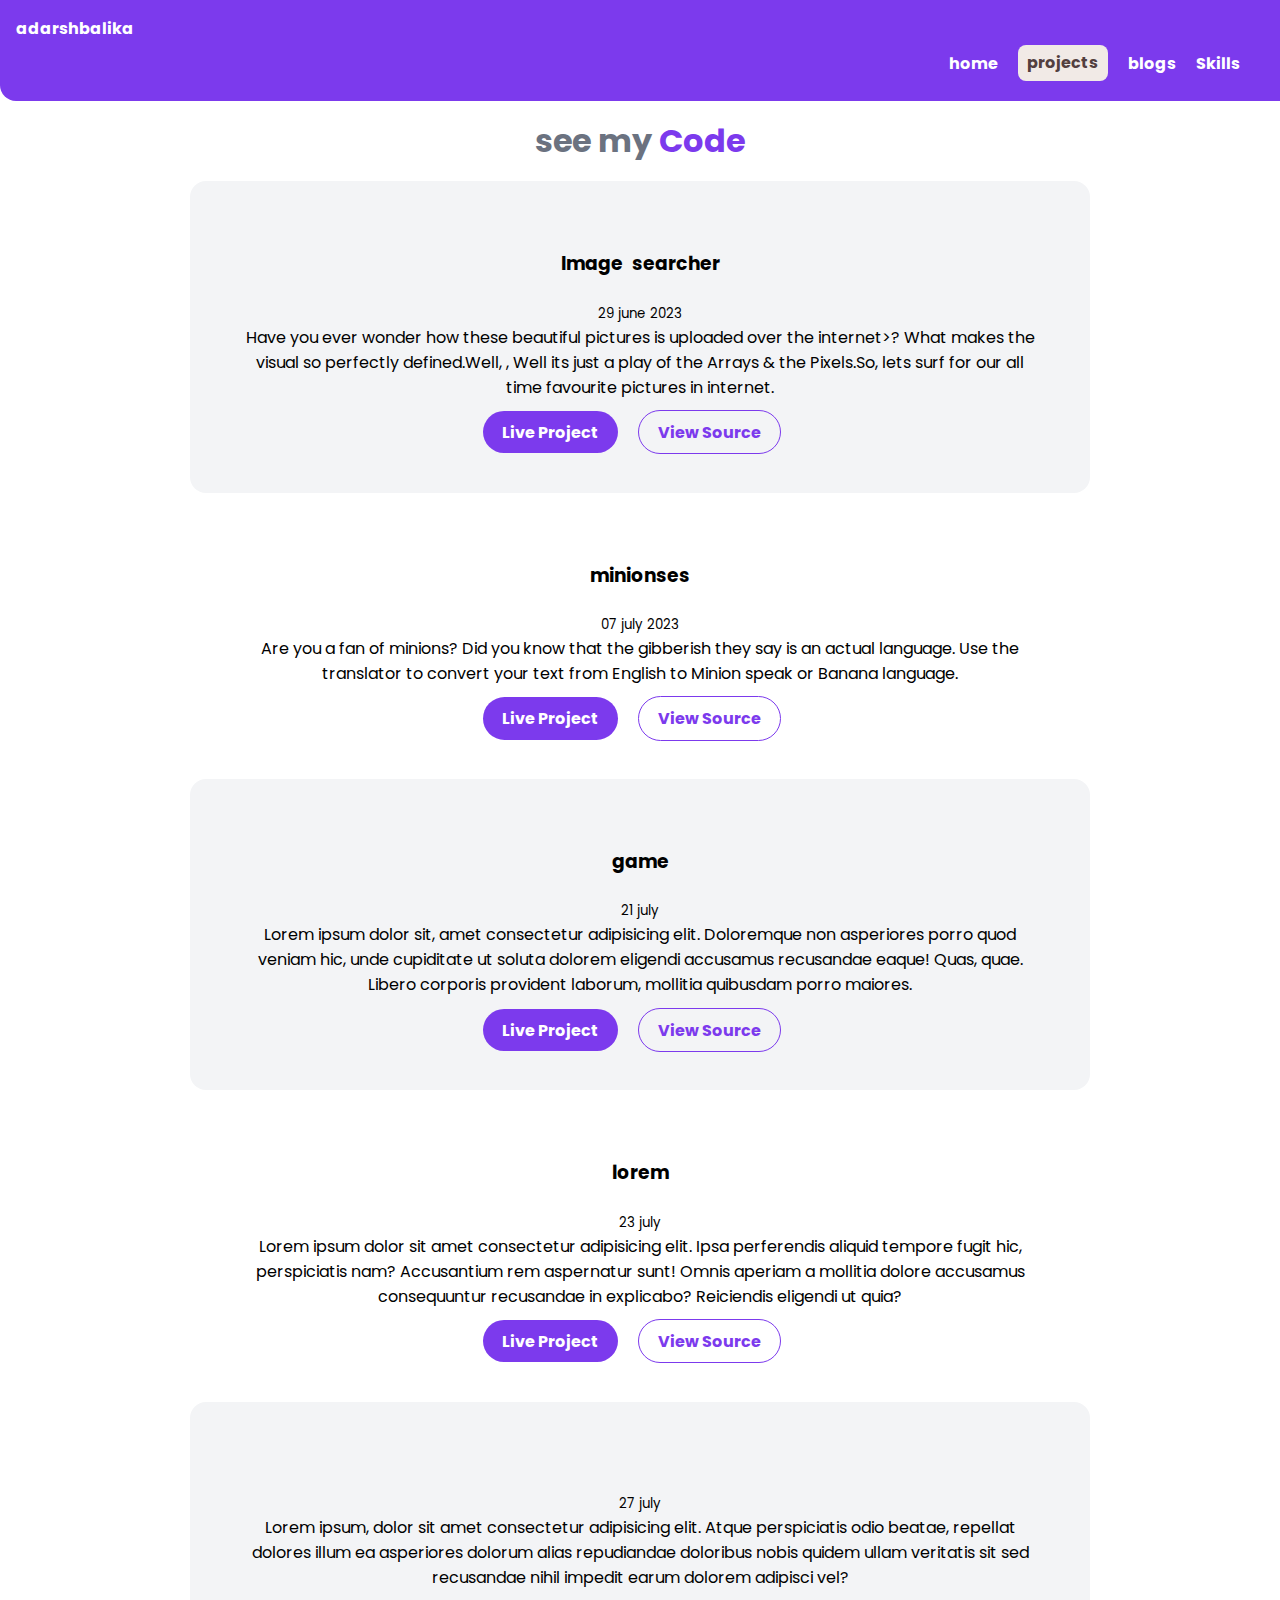
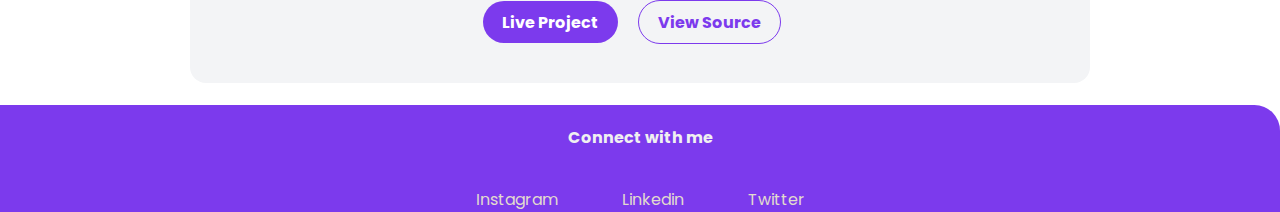
<file: projectwork.html>
<!DOCTYPE html>
<html lang="en">

<head>
    <meta charset="UTF-8">
    <meta name="viewport" content="width=device-width, initial-scale=1.0">
    <link rel="stylesheet" href="style.css">
    <title>projects-list</title>
</head>

<body>
    <div class="main_page">
        <nav class="navigation container">
            <div class="nav-brand"><a href="/">adarshbalika</a></div>
            <ul class="list-non-bullet nav-pills">
                <li class="list-item-inline">
                    <a class="link " href="index.html">home</a>
                </li>
                <li class="list-item-inline">
                    <a class="link link-active" href="/projectwork.html">projects</a>
                </li>
                <li class="list-item-inline">
                    <a class="link" href="/blog.html">blogs</a>
                </li>
                <li class="list-item-inline">
                    <a class="link" href="/myskills">Skills</a>
                </li>
            </ul>
        </nav>
        <header class="code">
            <h1 class="code-heading">see my <span class="heading-inverted">Code</span> </h1>

        </header>
        <ul>
            <li>

                <article class="showcase-list container container-center ow">
                    <h3>Image searcher</h3>
                    <small> 29 june 2023</small>
                    <p> Have you ever wonder how these beautiful pictures is uploaded over the internet>? What makes the
                        visual so perfectly defined.Well, , Well its just a play of the Arrays &
                        the Pixels.So, lets surf for our all time favourite pictures in internet.</p>
                    <a class="link link-primary" href="https://github.com/tanaypratap/neogcamp-banana-speak">Live
                        Project</a>
                    <a class="link link-secondary" href="https://bananaspeakpractice.netlify.app/">View Source</a>

                </article>


            </li>
            <li>
                <article class="showcase-list container container-center">
                    <h3> minionses</h3>
                    <small> 07 july 2023</small>
                    <p>Are you a fan of minions? Did you know that the gibberish they say
                        is an actual language. Use the translator to convert your text from
                        English to Minion speak or Banana language. </p>
                    <a class="link link-primary" href="https://github.com/tanaypratap/neogcamp-banana-speak">Live
                        Project</a>
                    <a class="link link-secondary" href="https://bananaspeakpractice.netlify.app/">View Source</a>
                </article>
            </li>

            <li>
                <article class="showcase-list container container-center ow">

                    <article>
                        <h3>game</h3>
                        <small> 21 july</small>
                        <p>Lorem ipsum dolor sit, amet consectetur adipisicing elit. Doloremque non asperiores porro
                            quod
                            veniam hic, unde cupiditate ut soluta dolorem eligendi accusamus recusandae eaque! Quas,
                            quae.
                            Libero corporis provident laborum, mollitia quibusdam porro maiores.</p>
                        <a class="link link-primary" href="https://github.com/tanaypratap/neogcamp-banana-speak">Live
                            Project</a>
                        <a class="link link-secondary" href="https://bananaspeakpractice.netlify.app/">View Source</a>
                    </article>
            </li>

            <li>
                <article class="showcase-list container container-center">
                    <h3> lorem</h3>
                    <small> 23 july</small>
                    <p>Lorem ipsum dolor sit amet consectetur adipisicing elit. Ipsa perferendis aliquid tempore fugit
                        hic, perspiciatis nam? Accusantium rem aspernatur sunt! Omnis aperiam a mollitia dolore
                        accusamus consequuntur recusandae in explicabo? Reiciendis eligendi ut quia?</p>
                    <a class="link link-primary" href="https://github.com/tanaypratap/neogcamp-banana-speak">Live
                        Project</a>
                    <a class="link link-secondary" href="https://bananaspeakpractice.netlify.app/">View Source</a>

                </article>
            </li>

            <li>
                <article class="showcase-list container container-center ow ">
                    <h3> </h3>
                    <small> 27 july</small>
                    <p>Lorem ipsum, dolor sit amet consectetur adipisicing elit. Atque perspiciatis odio beatae,
                        repellat dolores illum ea asperiores dolorum alias repudiandae doloribus nobis quidem ullam
                        veritatis sit sed recusandae nihil impedit earum dolorem adipisci vel?</p><a
                        class="link link-primary" href="https://github.com/tanaypratap/neogcamp-banana-speak">Live
                        Project</a>
                    <a class="link link-secondary" href="https://bananaspeakpractice.netlify.app/">View Source</a>

                </article>
            </li>
        </ul>
        <footer>

            <h4> Connect with me</h4>
            <ul class="list_footer">
                <li><a class="link_footer" href="">Instagram</a></li>
                <li><a class="link_footer" href="">Linkedin</a></li>
                <li><a class="link_footer" href="">Twitter</a></li>
            </ul>
        </footer>
</body>

</html>
</file>
<file: style.css>
@import url("https://fonts.googleapis.com/css2?family=Nunito:wght@200;300;400;700&family=Poppins:ital,wght@0,100;0,300;0,400;0,500;1,100&family=Splash&display=swap");
* {
  margin: 0;
  padding: 0;
  box-sizing: border-box;
  font-family: "Poppins", sans-serif;
}
:root {
  --primary-color: #7c3aed;
  --off-white: #f3f4f6;
  --dark-gray: #6b7280;;
}
/** navbar**/
.list-non-bullet {
  list-style: none;
  padding-inline-start: 0px;
}

.list-item-inline {
  display: inline;
  padding: 0rem 0.5rem;
}
.navigation {
  background-color: var(--primary-color);
  color: white;
  padding: 1rem;
  border-bottom-left-radius: 1rem;
}

.navigation .nav-brand {
  font-weight: bold;
}

.nav-brand a {
  text-decoration: none;
  color: inherit;
}

.navigation .nav-pills {
  text-align: right;
  margin: 0.6rem 1rem;
}

.navigation .link {
  color: white;
}

.navigation .link-active {
  font-weight: bold;
}

.link {
  text-decoration: none;
  font-weight: bold;
}

.link:hover {
  color: rgb(83, 63, 63);
  background-color: rgb(241, 234, 230);
  border-radius: 8px;
  padding: 0.4rem 0.6rem;
}
  .navigation .link-active{
    color: rgb(83, 63, 63);
    background-color: rgb(241, 234, 230);
    border-radius: 8px;
    padding: 0.4rem 0.6rem;
  }

/* header */

.header_content {
  max-width: auto;
  padding: 20px 0px;
  margin: 180px 0px 20px 0px;
  /* height: 800px; */
  text-align: center;
}
h3 {
  margin: auto;
  max-width: 700px;
  word-spacing: 5px;
  line-height: 1.9rem;
  padding: 20px 0px;
}
h3 > .developer {
  color: var(--dark-gray);
  font-size: 33px;
  text-decoration: underline solid black;
}
h3>span> strong{
  color:var(--primary-color);
  font-size: 36px;
}
.developer_img{
  width: 70%;
}
.name {
  color: rgb(54, 57, 57);
  font-family: "Poppins", sans-serif;
  font-size: 23px;
}
/* section */

.sec_container {
  margin: 80px 0px;
  text-align: center;
}
h2 {
  padding: 18px 0px;
  font-style: bold;
}

.sec_one {
  margin: auto;
  background-color: var(--off-white);
  max-height: auto;
  text-align: center;
}
p {
  margin: 0px 0px 20px 0px;
}
/* button */
.hyperlink {
  text-decoration: none;
  padding: 4px 7px;
  margin: 5px 7px;

  font-size: 19px;
}
.link-primary {
  max-width: 140px;
  padding: 0.6rem 1.2rem;
  background-color: var(--primary-color);
  color: #fff;
  margin: 1rem auto;
  border-radius: 2rem;
}
.link-secondary {
  max-width: 140px;
  margin: 1rem;
  padding: 0.6rem 1.2rem;
  border-radius: 2rem;
  border: 1px solid var(--primary-color);
  color: var(--primary-color);
}

/* footer       */
footer {
  margin: auto;
  background-color: var(--primary-color);
  border-top-right-radius: 1.6rem;
}

.link_footer {
  padding: 0rem 2rem;
  color: rgb(226, 219, 206);
  text-decoration: none;
  
}
.list_footer {
  display: flex;
  list-style: none;
  justify-content: center;
}

.link_footer:hover {
  color: rgb(83, 63, 63);
  text-decoration: none;
  font-weight: bold;
}
h4 {
  color: #f0f0f1;
  text-align: center;
  margin: 22px 0px;
  padding: 20px  0px 15px;
}

/* project_page */

.code{
  margin: 3 rem;
}
.container-center {
  max-width: 900px;
}
 .code .code-heading{
  text-align: center;
  padding: 1rem;
  color:var(--dark-gray);

 }
 .code .code-heading .heading-inverted{
   color:var(--primary-color);
 }
 
 .ow{
  background-color: var(--off-white);
 }
.showcase-list {
  padding: 3rem;
  border-radius: 1rem;
  text-align: center;
  margin: 3rem ;
  
}
.container-center {
  max-width: 900px;
  width: 100%;
  margin: auto;
}
.showcase-list h1 {
  margin: 0.5rem;
}
</file>
